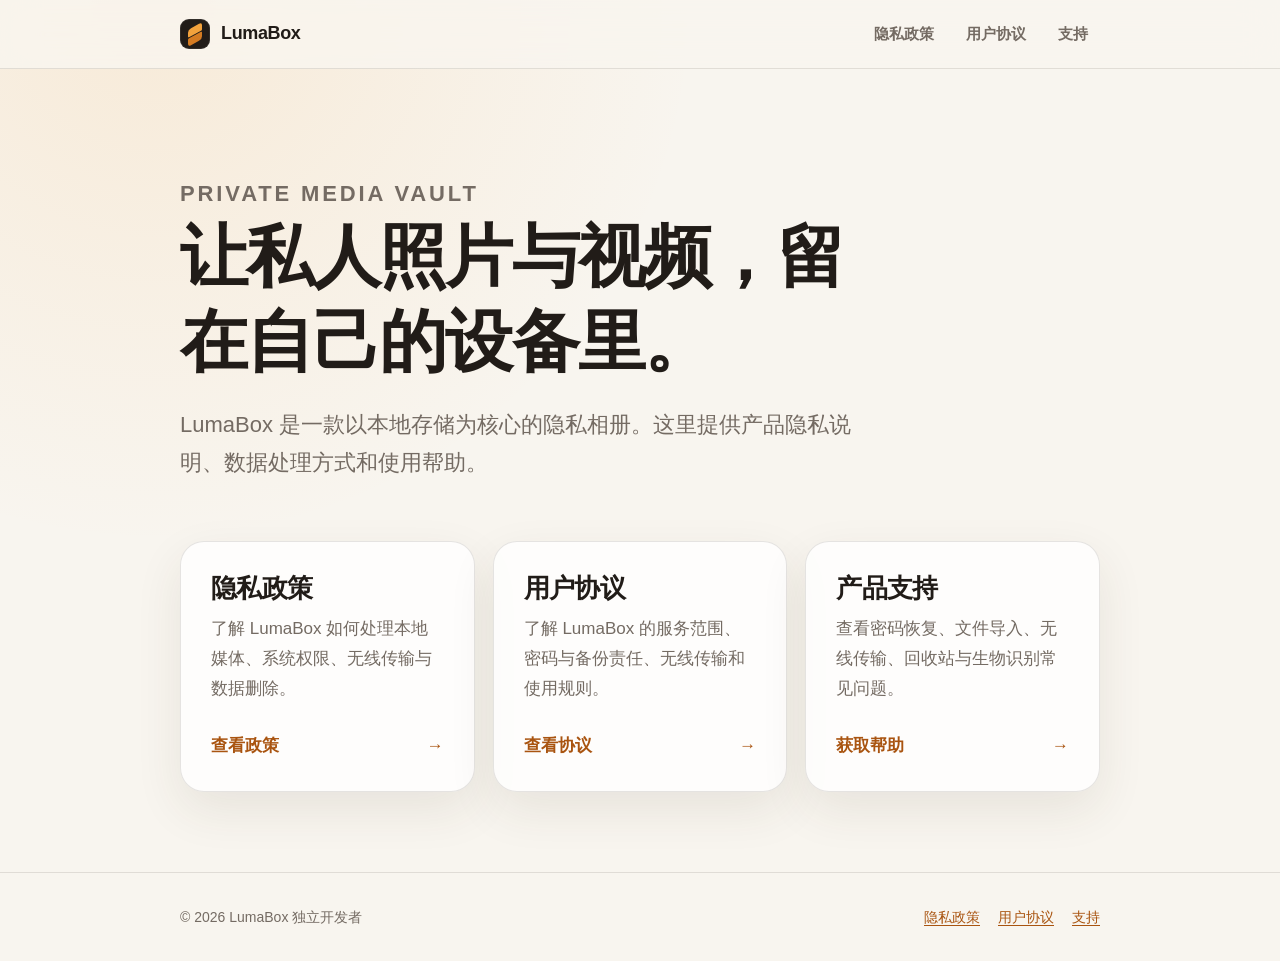
<file: index.html>
<!doctype html>
<html lang="zh-CN">
<head>
  <meta charset="utf-8">
  <meta name="viewport" content="width=device-width, initial-scale=1">
  <meta name="description" content="LumaBox 官方信息页面，提供隐私政策、用户协议和产品支持。">
  <meta name="theme-color" media="(prefers-color-scheme: light)" content="#f8f5ef">
  <meta name="theme-color" media="(prefers-color-scheme: dark)" content="#171411">
  <link rel="icon" href="data:image/svg+xml,%3Csvg xmlns='http://www.w3.org/2000/svg' viewBox='0 0 64 64'%3E%3Crect width='64' height='64' rx='16' fill='%23211c18'/%3E%3Cpath d='M15 25 32 15l17 10-17 10z' fill='%23f2a23c'/%3E%3Cpath d='m15 25 17 10v17L15 42z' fill='%23d77a22'/%3E%3Cpath d='m49 25-17 10v17l17-10z' fill='%23f7bd68'/%3E%3C/svg%3E">
  <link rel="stylesheet" href="assets/style.css">
  <title>LumaBox｜本地隐私相册</title>
</head>
<body>
<header class="site-header">
  <nav class="nav" aria-label="主导航">
    <a class="brand" href="" aria-label="LumaBox 首页">
      <span class="brand-mark" aria-hidden="true"></span>
      <span>LumaBox</span>
    </a>
    <div class="nav-links">
      <a href="privacy/">隐私政策</a>
      <a href="terms/">用户协议</a>
      <a href="support/">支持</a>
    </div>
  </nav>
</header>
<main>
  <section class="hero">
    <p class="eyebrow">Private media vault</p>
    <h1>让私人照片与视频，留在自己的设备里。</h1>
    <p>LumaBox 是一款以本地存储为核心的隐私相册。这里提供产品隐私说明、数据处理方式和使用帮助。</p>
  </section>
  <section class="link-grid" aria-label="信息入口">
    <a class="link-card" href="privacy/">
      <div>
        <h2>隐私政策</h2>
        <p>了解 LumaBox 如何处理本地媒体、系统权限、无线传输与数据删除。</p>
      </div>
      <span class="card-action">查看政策 <span aria-hidden="true">→</span></span>
    </a>
    <a class="link-card" href="terms/">
      <div>
        <h2>用户协议</h2>
        <p>了解 LumaBox 的服务范围、密码与备份责任、无线传输和使用规则。</p>
      </div>
      <span class="card-action">查看协议 <span aria-hidden="true">→</span></span>
    </a>
    <a class="link-card" href="support/">
      <div>
        <h2>产品支持</h2>
        <p>查看密码恢复、文件导入、无线传输、回收站与生物识别常见问题。</p>
      </div>
      <span class="card-action">获取帮助 <span aria-hidden="true">→</span></span>
    </a>
  </section>
</main>
<footer class="site-footer">
  <div class="footer-inner">
    <span>© 2026 LumaBox 独立开发者</span>
    <div class="footer-links">
      <a href="privacy/">隐私政策</a>
      <a href="terms/">用户协议</a>
      <a href="support/">支持</a>
    </div>
  </div>
</footer>
</body>
</html>
</file>
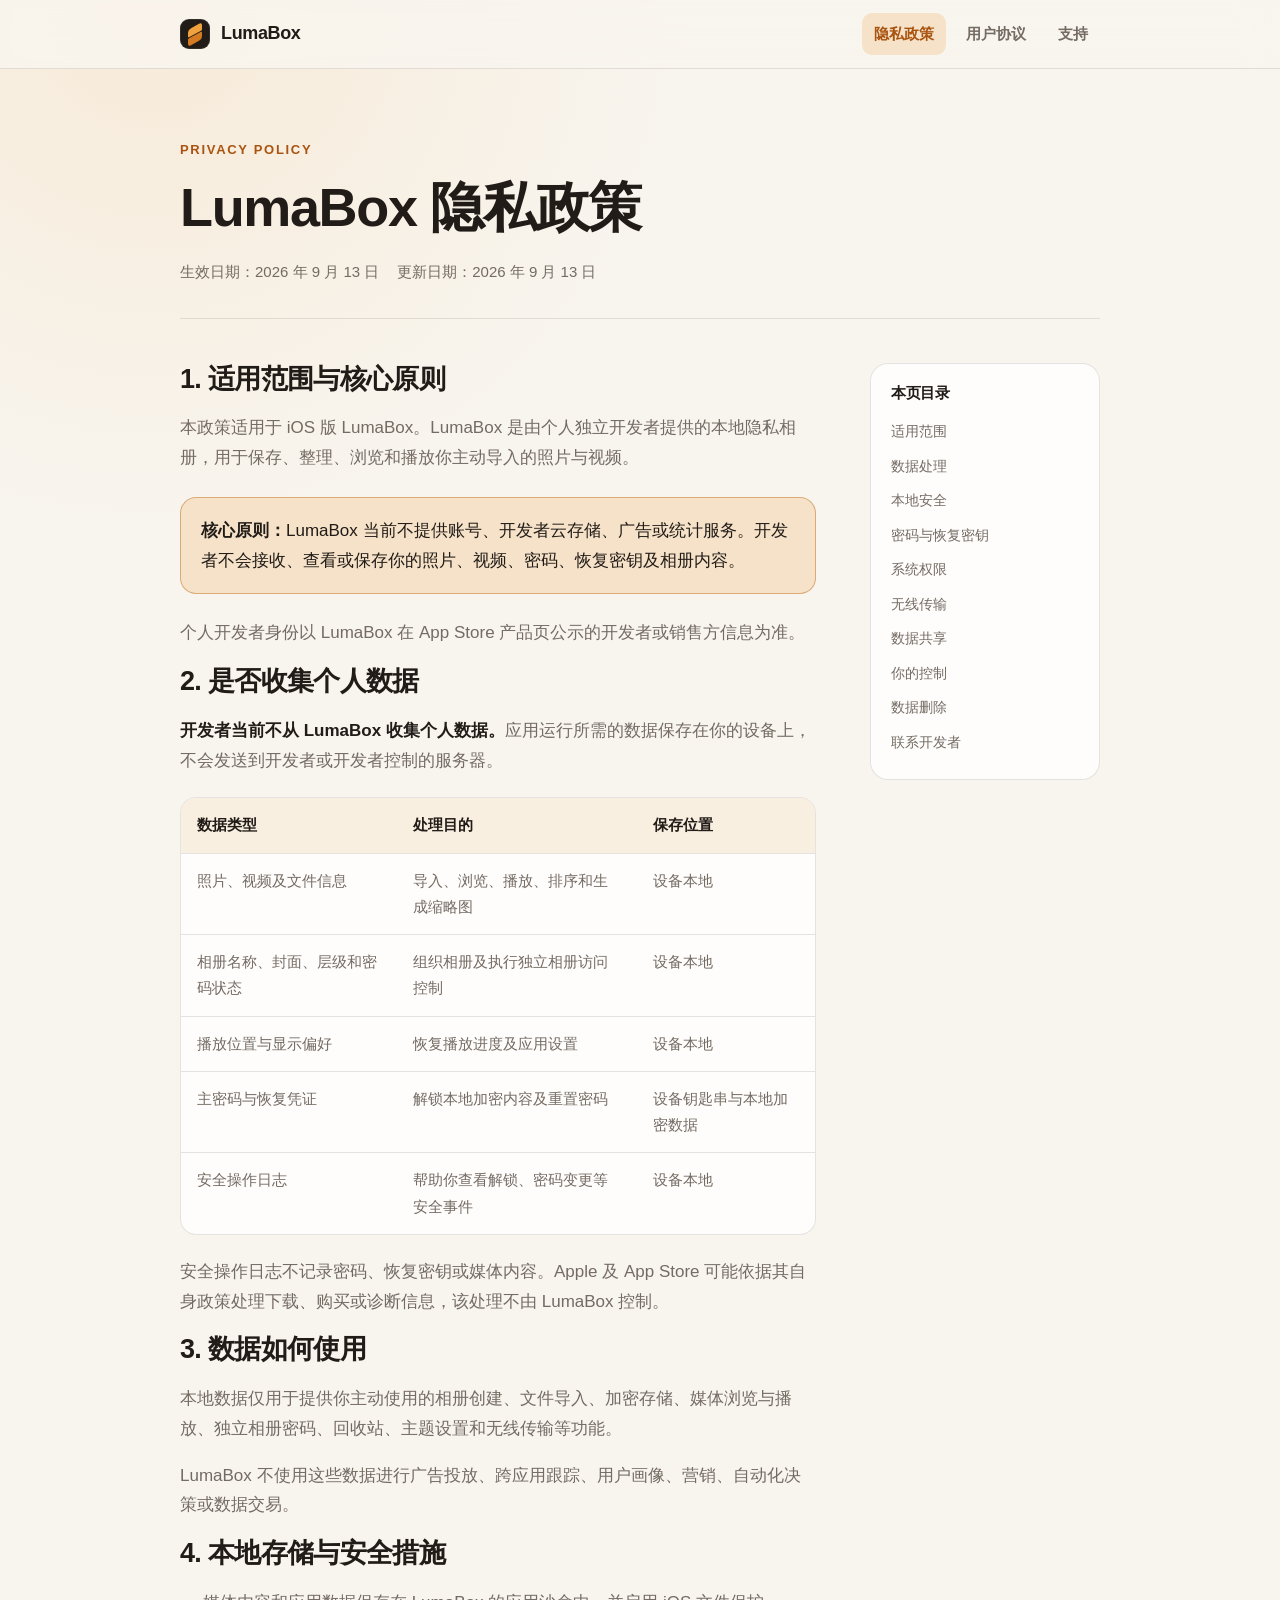
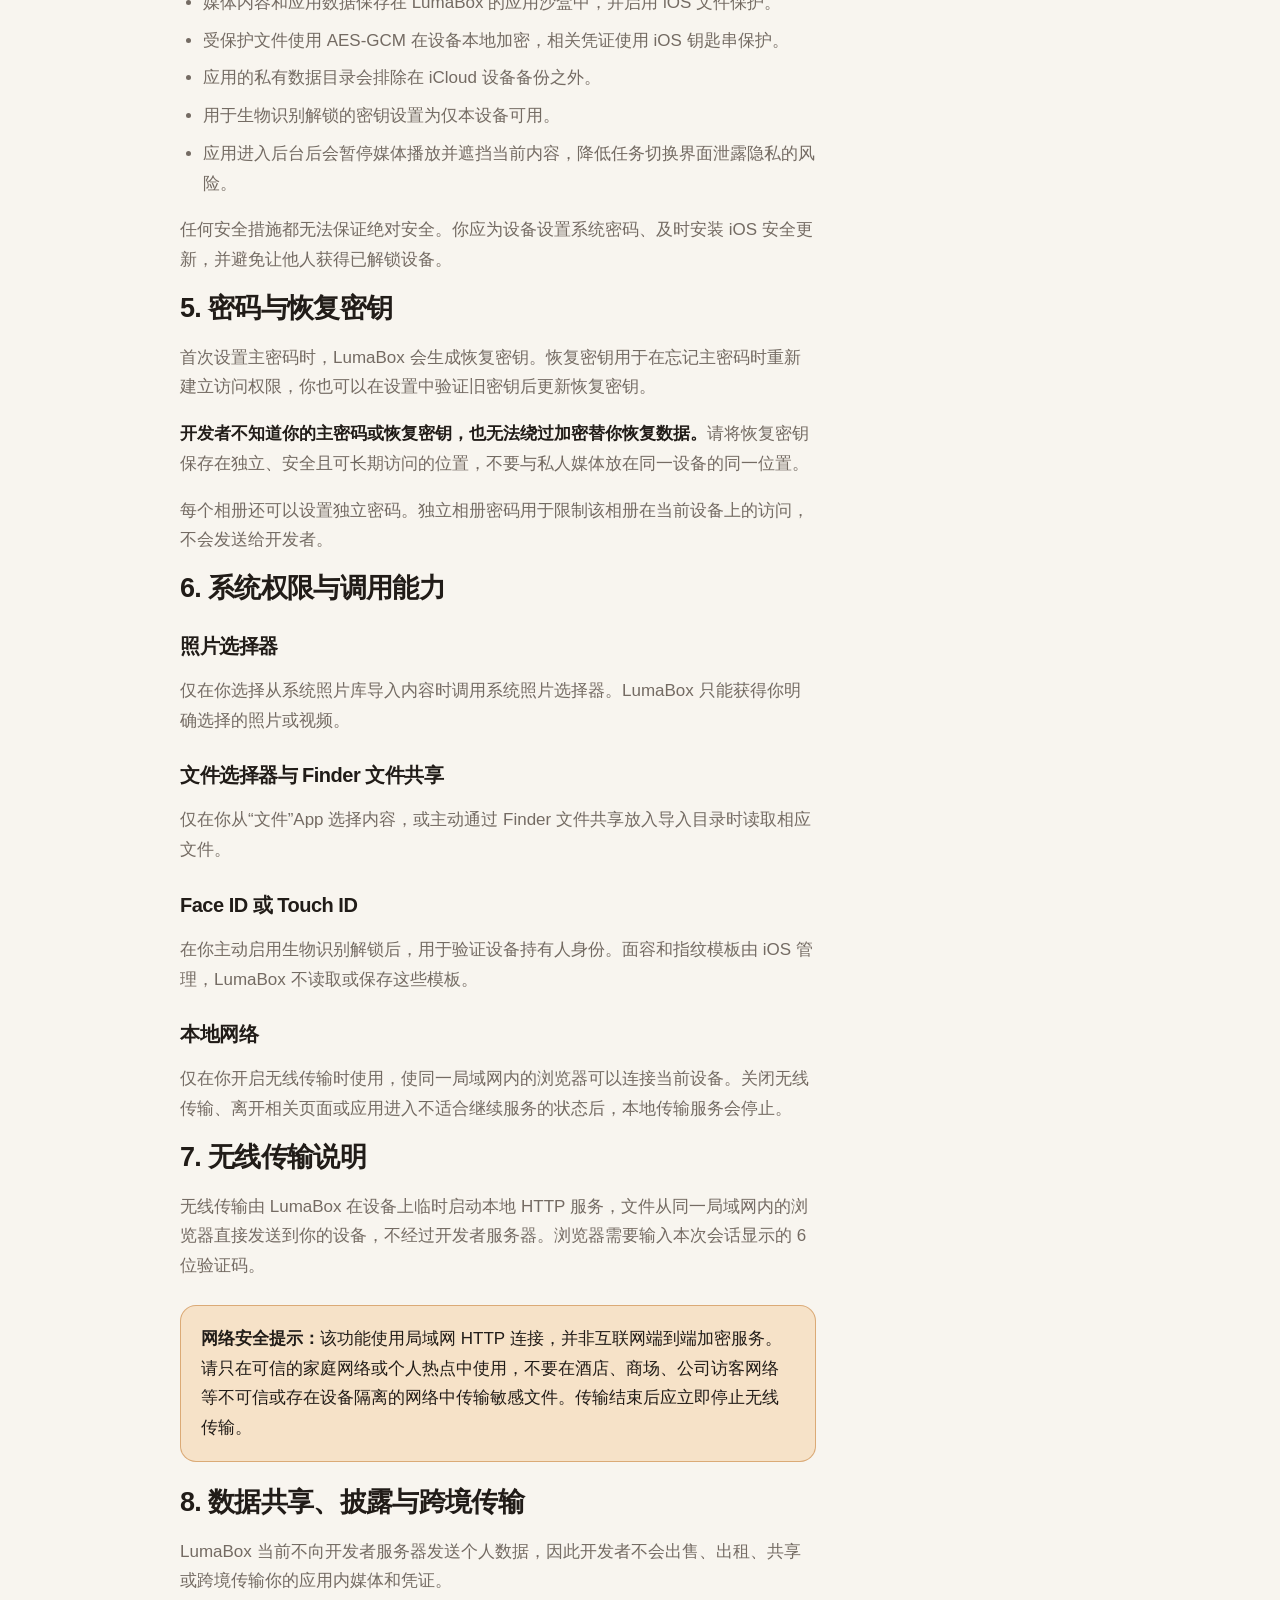
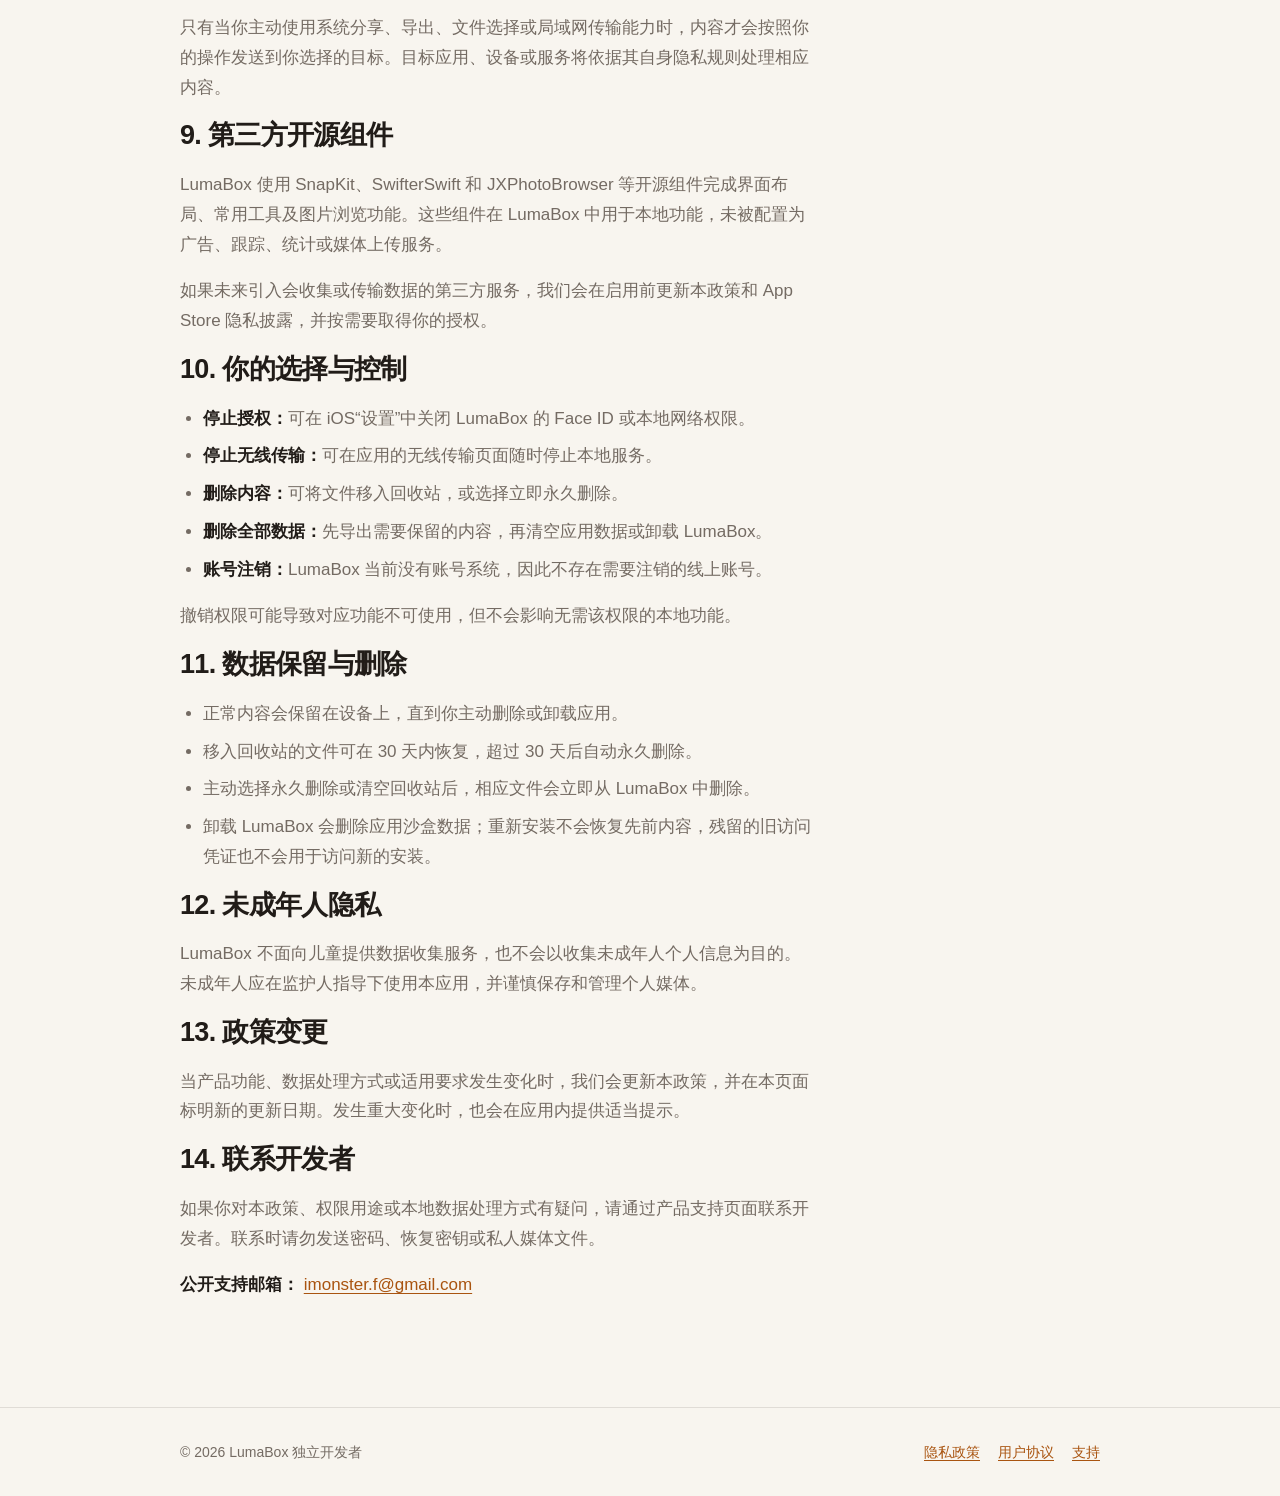
<file: privacy/index.html>
<!doctype html>
<html lang="zh-CN">
<head>
  <meta charset="utf-8">
  <meta name="viewport" content="width=device-width, initial-scale=1">
  <meta name="description" content="LumaBox 隐私政策：说明媒体文件、本地加密、系统权限、局域网传输、第三方组件及数据删除方式。">
  <meta name="theme-color" media="(prefers-color-scheme: light)" content="#f8f5ef">
  <meta name="theme-color" media="(prefers-color-scheme: dark)" content="#171411">
  <link rel="icon" href="data:image/svg+xml,%3Csvg xmlns='http://www.w3.org/2000/svg' viewBox='0 0 64 64'%3E%3Crect width='64' height='64' rx='16' fill='%23211c18'/%3E%3Cpath d='M15 25 32 15l17 10-17 10z' fill='%23f2a23c'/%3E%3Cpath d='m15 25 17 10v17L15 42z' fill='%23d77a22'/%3E%3Cpath d='m49 25-17 10v17l17-10z' fill='%23f7bd68'/%3E%3C/svg%3E">
  <link rel="stylesheet" href="../assets/style.css">
  <title>LumaBox 隐私政策</title>
</head>
<body>
<header class="site-header">
  <nav class="nav" aria-label="主导航">
    <a class="brand" href="../" aria-label="LumaBox 首页">
      <span class="brand-mark" aria-hidden="true"></span>
      <span>LumaBox</span>
    </a>
    <div class="nav-links">
      <a href="../privacy/" aria-current="page">隐私政策</a>
      <a href="../terms/">用户协议</a>
      <a href="../support/">支持</a>
    </div>
  </nav>
</header>
<main>
  <header class="document-header">
    <p class="eyebrow">Privacy policy</p>
    <h1>LumaBox 隐私政策</h1>
    <div class="document-meta">
      <span>生效日期：2026 年 9 月 13 日</span>
      <span>更新日期：2026 年 9 月 13 日</span>
    </div>
  </header>
  <div class="document">
    <article>
      <section id="overview">
        <h2>1. 适用范围与核心原则</h2>
        <p>本政策适用于 iOS 版 LumaBox。LumaBox 是由个人独立开发者提供的本地隐私相册，用于保存、整理、浏览和播放你主动导入的照片与视频。</p>
        <p class="note"><strong>核心原则：</strong>LumaBox 当前不提供账号、开发者云存储、广告或统计服务。开发者不会接收、查看或保存你的照片、视频、密码、恢复密钥及相册内容。</p>
        <p>个人开发者身份以 LumaBox 在 App Store 产品页公示的开发者或销售方信息为准。</p>
      </section>

      <section id="collection">
        <h2>2. 是否收集个人数据</h2>
        <p><strong>开发者当前不从 LumaBox 收集个人数据。</strong>应用运行所需的数据保存在你的设备上，不会发送到开发者或开发者控制的服务器。</p>
        <div class="table-wrap" role="region" aria-label="本地处理的数据类型" tabindex="0">
          <table class="data-table">
            <thead>
              <tr><th>数据类型</th><th>处理目的</th><th>保存位置</th></tr>
            </thead>
            <tbody>
              <tr><td>照片、视频及文件信息</td><td>导入、浏览、播放、排序和生成缩略图</td><td>设备本地</td></tr>
              <tr><td>相册名称、封面、层级和密码状态</td><td>组织相册及执行独立相册访问控制</td><td>设备本地</td></tr>
              <tr><td>播放位置与显示偏好</td><td>恢复播放进度及应用设置</td><td>设备本地</td></tr>
              <tr><td>主密码与恢复凭证</td><td>解锁本地加密内容及重置密码</td><td>设备钥匙串与本地加密数据</td></tr>
              <tr><td>安全操作日志</td><td>帮助你查看解锁、密码变更等安全事件</td><td>设备本地</td></tr>
            </tbody>
          </table>
        </div>
        <p>安全操作日志不记录密码、恢复密钥或媒体内容。Apple 及 App Store 可能依据其自身政策处理下载、购买或诊断信息，该处理不由 LumaBox 控制。</p>
      </section>

      <section id="usage">
        <h2>3. 数据如何使用</h2>
        <p>本地数据仅用于提供你主动使用的相册创建、文件导入、加密存储、媒体浏览与播放、独立相册密码、回收站、主题设置和无线传输等功能。</p>
        <p>LumaBox 不使用这些数据进行广告投放、跨应用跟踪、用户画像、营销、自动化决策或数据交易。</p>
      </section>

      <section id="storage">
        <h2>4. 本地存储与安全措施</h2>
        <ul>
          <li>媒体内容和应用数据保存在 LumaBox 的应用沙盒中，并启用 iOS 文件保护。</li>
          <li>受保护文件使用 AES-GCM 在设备本地加密，相关凭证使用 iOS 钥匙串保护。</li>
          <li>应用的私有数据目录会排除在 iCloud 设备备份之外。</li>
          <li>用于生物识别解锁的密钥设置为仅本设备可用。</li>
          <li>应用进入后台后会暂停媒体播放并遮挡当前内容，降低任务切换界面泄露隐私的风险。</li>
        </ul>
        <p>任何安全措施都无法保证绝对安全。你应为设备设置系统密码、及时安装 iOS 安全更新，并避免让他人获得已解锁设备。</p>
      </section>

      <section id="credentials">
        <h2>5. 密码与恢复密钥</h2>
        <p>首次设置主密码时，LumaBox 会生成恢复密钥。恢复密钥用于在忘记主密码时重新建立访问权限，你也可以在设置中验证旧密钥后更新恢复密钥。</p>
        <p><strong>开发者不知道你的主密码或恢复密钥，也无法绕过加密替你恢复数据。</strong>请将恢复密钥保存在独立、安全且可长期访问的位置，不要与私人媒体放在同一设备的同一位置。</p>
        <p>每个相册还可以设置独立密码。独立相册密码用于限制该相册在当前设备上的访问，不会发送给开发者。</p>
      </section>

      <section id="permissions">
        <h2>6. 系统权限与调用能力</h2>
        <h3>照片选择器</h3>
        <p>仅在你选择从系统照片库导入内容时调用系统照片选择器。LumaBox 只能获得你明确选择的照片或视频。</p>
        <h3>文件选择器与 Finder 文件共享</h3>
        <p>仅在你从“文件”App 选择内容，或主动通过 Finder 文件共享放入导入目录时读取相应文件。</p>
        <h3>Face ID 或 Touch ID</h3>
        <p>在你主动启用生物识别解锁后，用于验证设备持有人身份。面容和指纹模板由 iOS 管理，LumaBox 不读取或保存这些模板。</p>
        <h3>本地网络</h3>
        <p>仅在你开启无线传输时使用，使同一局域网内的浏览器可以连接当前设备。关闭无线传输、离开相关页面或应用进入不适合继续服务的状态后，本地传输服务会停止。</p>
      </section>

      <section id="wifi">
        <h2>7. 无线传输说明</h2>
        <p>无线传输由 LumaBox 在设备上临时启动本地 HTTP 服务，文件从同一局域网内的浏览器直接发送到你的设备，不经过开发者服务器。浏览器需要输入本次会话显示的 6 位验证码。</p>
        <p class="note"><strong>网络安全提示：</strong>该功能使用局域网 HTTP 连接，并非互联网端到端加密服务。请只在可信的家庭网络或个人热点中使用，不要在酒店、商场、公司访客网络等不可信或存在设备隔离的网络中传输敏感文件。传输结束后应立即停止无线传输。</p>
      </section>

      <section id="sharing">
        <h2>8. 数据共享、披露与跨境传输</h2>
        <p>LumaBox 当前不向开发者服务器发送个人数据，因此开发者不会出售、出租、共享或跨境传输你的应用内媒体和凭证。</p>
        <p>只有当你主动使用系统分享、导出、文件选择或局域网传输能力时，内容才会按照你的操作发送到你选择的目标。目标应用、设备或服务将依据其自身隐私规则处理相应内容。</p>
      </section>

      <section id="third-party">
        <h2>9. 第三方开源组件</h2>
        <p>LumaBox 使用 SnapKit、SwifterSwift 和 JXPhotoBrowser 等开源组件完成界面布局、常用工具及图片浏览功能。这些组件在 LumaBox 中用于本地功能，未被配置为广告、跟踪、统计或媒体上传服务。</p>
        <p>如果未来引入会收集或传输数据的第三方服务，我们会在启用前更新本政策和 App Store 隐私披露，并按需要取得你的授权。</p>
      </section>

      <section id="choices">
        <h2>10. 你的选择与控制</h2>
        <ul>
          <li><strong>停止授权：</strong>可在 iOS“设置”中关闭 LumaBox 的 Face ID 或本地网络权限。</li>
          <li><strong>停止无线传输：</strong>可在应用的无线传输页面随时停止本地服务。</li>
          <li><strong>删除内容：</strong>可将文件移入回收站，或选择立即永久删除。</li>
          <li><strong>删除全部数据：</strong>先导出需要保留的内容，再清空应用数据或卸载 LumaBox。</li>
          <li><strong>账号注销：</strong>LumaBox 当前没有账号系统，因此不存在需要注销的线上账号。</li>
        </ul>
        <p>撤销权限可能导致对应功能不可使用，但不会影响无需该权限的本地功能。</p>
      </section>

      <section id="retention">
        <h2>11. 数据保留与删除</h2>
        <ul>
          <li>正常内容会保留在设备上，直到你主动删除或卸载应用。</li>
          <li>移入回收站的文件可在 30 天内恢复，超过 30 天后自动永久删除。</li>
          <li>主动选择永久删除或清空回收站后，相应文件会立即从 LumaBox 中删除。</li>
          <li>卸载 LumaBox 会删除应用沙盒数据；重新安装不会恢复先前内容，残留的旧访问凭证也不会用于访问新的安装。</li>
        </ul>
      </section>

      <section id="children">
        <h2>12. 未成年人隐私</h2>
        <p>LumaBox 不面向儿童提供数据收集服务，也不会以收集未成年人个人信息为目的。未成年人应在监护人指导下使用本应用，并谨慎保存和管理个人媒体。</p>
      </section>

      <section id="changes">
        <h2>13. 政策变更</h2>
        <p>当产品功能、数据处理方式或适用要求发生变化时，我们会更新本政策，并在本页面标明新的更新日期。发生重大变化时，也会在应用内提供适当提示。</p>
      </section>

      <section id="contact">
        <h2>14. 联系开发者</h2>
        <p>如果你对本政策、权限用途或本地数据处理方式有疑问，请通过产品支持页面联系开发者。联系时请勿发送密码、恢复密钥或私人媒体文件。</p>
        <p><strong>公开支持邮箱：</strong> <a href="mailto:imonster.f@gmail.com">imonster.f@gmail.com</a></p>
      </section>
    </article>

    <aside class="table-of-contents" aria-label="本页目录">
      <h2>本页目录</h2>
      <a href="#overview">适用范围</a>
      <a href="#collection">数据处理</a>
      <a href="#storage">本地安全</a>
      <a href="#credentials">密码与恢复密钥</a>
      <a href="#permissions">系统权限</a>
      <a href="#wifi">无线传输</a>
      <a href="#sharing">数据共享</a>
      <a href="#choices">你的控制</a>
      <a href="#retention">数据删除</a>
      <a href="#contact">联系开发者</a>
    </aside>
  </div>
</main>
<footer class="site-footer">
  <div class="footer-inner">
    <span>© 2026 LumaBox 独立开发者</span>
    <div class="footer-links">
      <a href="../privacy/">隐私政策</a>
      <a href="../terms/">用户协议</a>
      <a href="../support/">支持</a>
    </div>
  </div>
</footer>
</body>
</html>
</file>
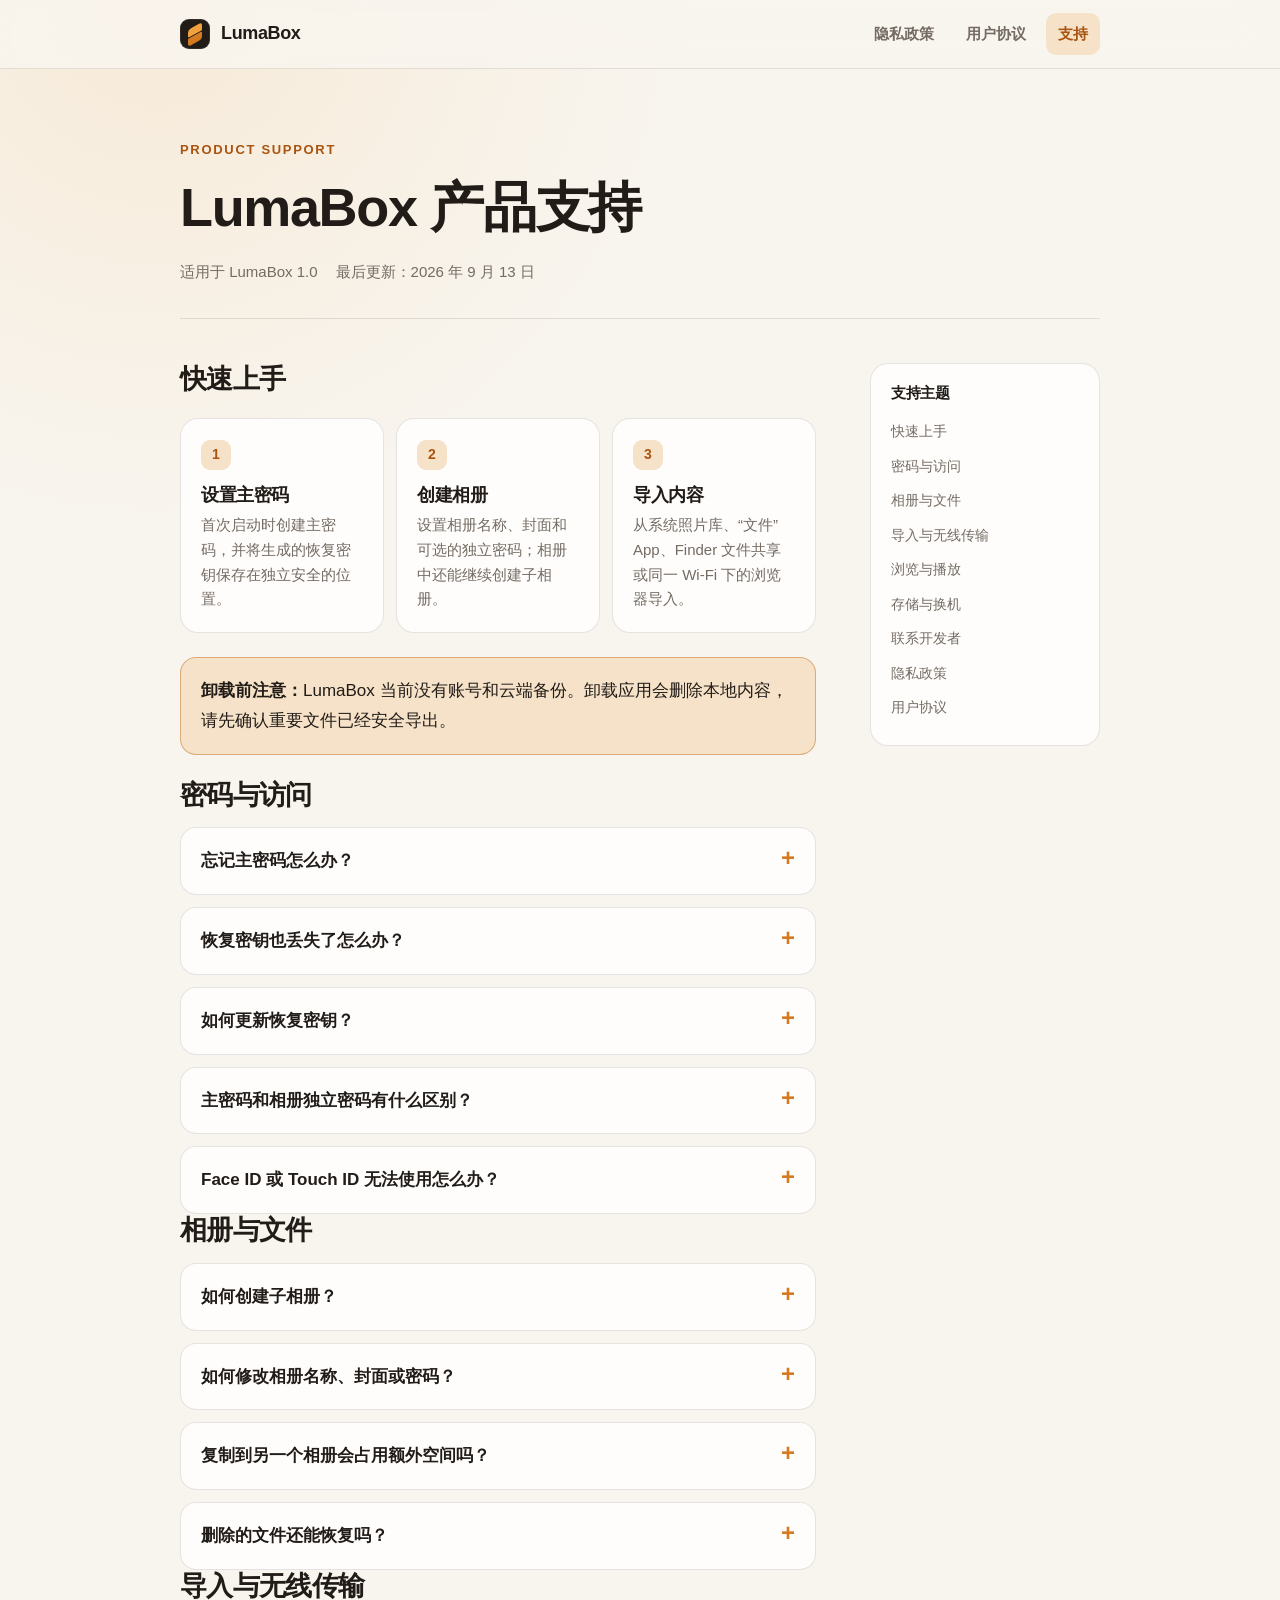
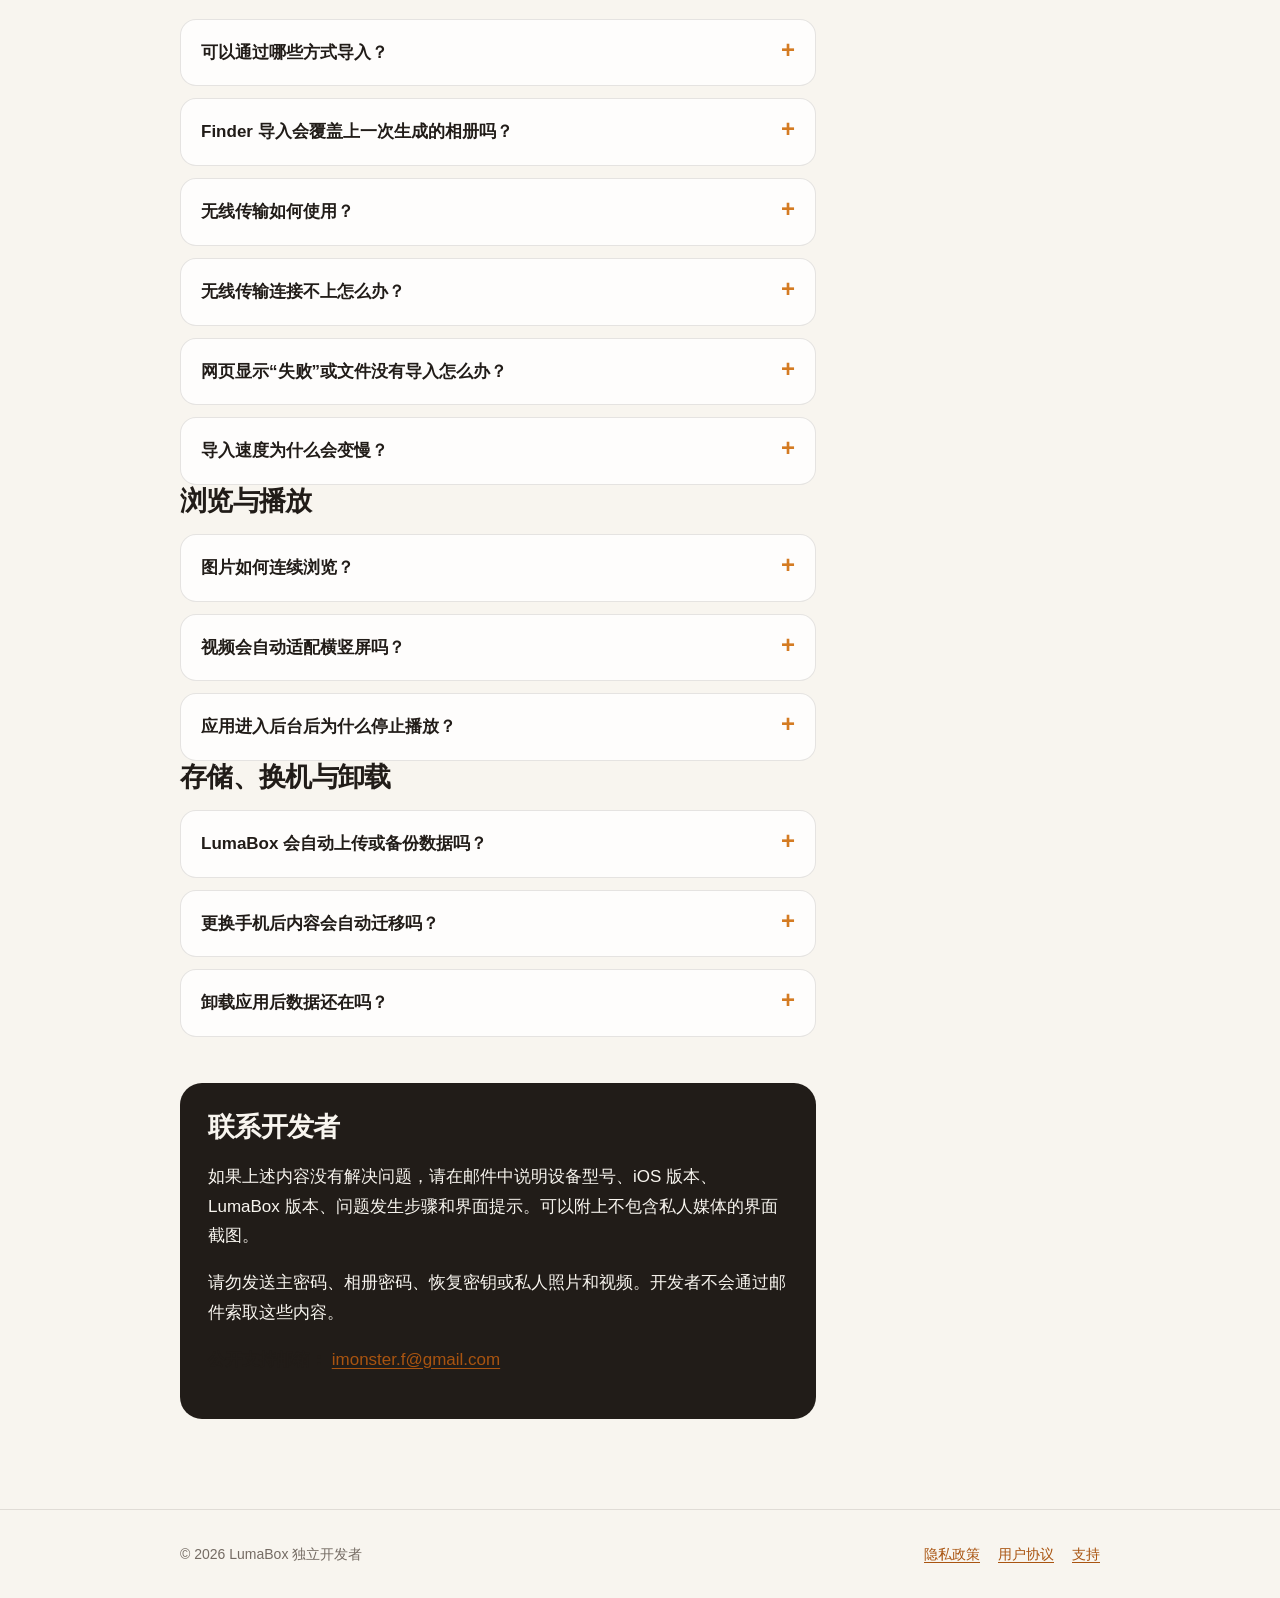
<file: support/index.html>
<!doctype html>
<html lang="zh-CN">
<head>
  <meta charset="utf-8">
  <meta name="viewport" content="width=device-width, initial-scale=1">
  <meta name="description" content="LumaBox 产品支持：快速上手、密码与恢复密钥、相册管理、文件导入、无线传输及数据删除帮助。">
  <meta name="theme-color" media="(prefers-color-scheme: light)" content="#f8f5ef">
  <meta name="theme-color" media="(prefers-color-scheme: dark)" content="#171411">
  <link rel="icon" href="data:image/svg+xml,%3Csvg xmlns='http://www.w3.org/2000/svg' viewBox='0 0 64 64'%3E%3Crect width='64' height='64' rx='16' fill='%23211c18'/%3E%3Cpath d='M15 25 32 15l17 10-17 10z' fill='%23f2a23c'/%3E%3Cpath d='m15 25 17 10v17L15 42z' fill='%23d77a22'/%3E%3Cpath d='m49 25-17 10v17l17-10z' fill='%23f7bd68'/%3E%3C/svg%3E">
  <link rel="stylesheet" href="../assets/style.css">
  <title>LumaBox 产品支持</title>
</head>
<body>
<header class="site-header">
  <nav class="nav" aria-label="主导航">
    <a class="brand" href="../" aria-label="LumaBox 首页">
      <span class="brand-mark" aria-hidden="true"></span>
      <span>LumaBox</span>
    </a>
    <div class="nav-links">
      <a href="../privacy/">隐私政策</a>
      <a href="../terms/">用户协议</a>
      <a href="../support/" aria-current="page">支持</a>
    </div>
  </nav>
</header>
<main>
  <header class="document-header">
    <p class="eyebrow">Product support</p>
    <h1>LumaBox 产品支持</h1>
    <div class="document-meta">
      <span>适用于 LumaBox 1.0</span>
      <span>最后更新：2026 年 9 月 13 日</span>
    </div>
  </header>
  <div class="document">
    <article>
      <section id="quick-start">
        <h2>快速上手</h2>
        <div class="quick-grid">
          <div class="quick-card">
            <span class="step-number">1</span>
            <h3>设置主密码</h3>
            <p>首次启动时创建主密码，并将生成的恢复密钥保存在独立安全的位置。</p>
          </div>
          <div class="quick-card">
            <span class="step-number">2</span>
            <h3>创建相册</h3>
            <p>设置相册名称、封面和可选的独立密码；相册中还能继续创建子相册。</p>
          </div>
          <div class="quick-card">
            <span class="step-number">3</span>
            <h3>导入内容</h3>
            <p>从系统照片库、“文件”App、Finder 文件共享或同一 Wi-Fi 下的浏览器导入。</p>
          </div>
        </div>
        <p class="note"><strong>卸载前注意：</strong>LumaBox 当前没有账号和云端备份。卸载应用会删除本地内容，请先确认重要文件已经安全导出。</p>
      </section>

      <section id="security">
        <h2>密码与访问</h2>
        <div class="faq-list">
          <details>
            <summary>忘记主密码怎么办？</summary>
            <p>在密码页面进入恢复流程，输入首次设置或最近一次更新时保存的恢复密钥，然后创建新的主密码。恢复密钥验证成功后才能完成重置。</p>
          </details>
          <details>
            <summary>恢复密钥也丢失了怎么办？</summary>
            <p>没有正确的主密码或有效恢复密钥时，受保护内容无法解密，开发者也无法替你恢复。请不要卸载应用或清除数据，先检查密码管理器、纸质备份和其他安全存放位置。</p>
          </details>
          <details>
            <summary>如何更新恢复密钥？</summary>
            <p>进入“设置”中的恢复密钥管理入口，先验证当前恢复密钥。保存并确认新的恢复密钥后，旧密钥会失效。</p>
          </details>
          <details>
            <summary>主密码和相册独立密码有什么区别？</summary>
            <p>主密码控制 LumaBox 整体访问；相册独立密码只保护指定相册。你可以在创建相册时设置独立密码，也可以在相册右上角菜单中设置、修改或移除。</p>
          </details>
          <details>
            <summary>Face ID 或 Touch ID 无法使用怎么办？</summary>
            <p>请在 iOS“设置”中确认已允许 LumaBox 使用 Face ID，并确认设备已录入可用的生物识别信息。设备重启、生物识别连续失败或系统要求验证时，需要先输入主密码。</p>
          </details>
        </div>
      </section>

      <section id="albums">
        <h2>相册与文件</h2>
        <div class="faq-list">
          <details>
            <summary>如何创建子相册？</summary>
            <p>进入一个相册后使用新增入口即可继续创建相册。子相册可单独设置名称、封面和密码，用于按文件夹层级整理内容。</p>
          </details>
          <details>
            <summary>如何修改相册名称、封面或密码？</summary>
            <p>打开相册右上角菜单，选择对应的编辑操作。封面可以使用内置样式或相册内的图片；锁定相册需要验证后才能修改敏感设置。</p>
          </details>
          <details>
            <summary>复制到另一个相册会占用额外空间吗？</summary>
            <p>会。复制会创建一份独立文件，两份内容分别占用存储空间，之后删除其中一份不会影响另一份。</p>
          </details>
          <details>
            <summary>删除的文件还能恢复吗？</summary>
            <p>移入回收站的文件可在 30 天内恢复。超过 30 天、主动选择永久删除或清空回收站后，文件无法从 LumaBox 中恢复。</p>
          </details>
        </div>
      </section>

      <section id="import">
        <h2>导入与无线传输</h2>
        <div class="faq-list">
          <details>
            <summary>可以通过哪些方式导入？</summary>
            <ul>
              <li>从系统照片库选择照片和视频。</li>
              <li>从“文件”App 选择媒体文件。</li>
              <li>通过 Mac Finder 文件共享，把文件或文件夹放入 LumaBox 的导入目录，再到应用设置中处理。</li>
              <li>在设置中开启无线传输，从同一 Wi-Fi 下的电脑浏览器上传。</li>
            </ul>
          </details>
          <details>
            <summary>Finder 导入会覆盖上一次生成的相册吗？</summary>
            <p>不会。每次处理导入目录时，LumaBox 会保留已生成的内容，并为新的导入结果创建独立目标，避免覆盖之前的相册。</p>
          </details>
          <details>
            <summary>无线传输如何使用？</summary>
            <ol>
              <li>让手机和电脑连接同一个可信 Wi-Fi。</li>
              <li>在 LumaBox“设置”中进入无线传输并选择目标相册。</li>
              <li>启动服务，在电脑浏览器打开手机显示的地址。</li>
              <li>输入 6 位验证码，选择文件并开始传输。</li>
              <li>确认文件显示“已完成”后，在手机上停止无线传输。</li>
            </ol>
          </details>
          <details>
            <summary>无线传输连接不上怎么办？</summary>
            <ul>
              <li>确认两台设备连接同一个 Wi-Fi，并允许 LumaBox 访问本地网络。</li>
              <li>保持 LumaBox 停留在无线传输页面，避免手机锁屏或切到后台。</li>
              <li>重新确认浏览器地址、端口和本次会话的 6 位验证码。</li>
              <li>关闭 VPN 或代理后重试；公司、酒店和访客网络可能会隔离设备。</li>
              <li>仍无法连接时，改用可信的家庭网络或手机个人热点。</li>
            </ul>
          </details>
          <details>
            <summary>网页显示“失败”或文件没有导入怎么办？</summary>
            <p>确认手机剩余空间充足、文件未损坏且格式可由 iOS 读取，然后单独重试失败文件。传输过程中不要锁屏、离开页面或切换网络。文件名重复不会代表内容已覆盖，LumaBox 会为导入文件生成独立存储记录。</p>
          </details>
          <details>
            <summary>导入速度为什么会变慢？</summary>
            <p>导入需要复制文件、读取媒体信息、生成缩略图并写入加密存储。大视频、一次导入大量文件、设备温度较高、可用空间不足或 Wi-Fi 信号较差都会增加耗时。建议分批导入，并保持应用在前台。</p>
          </details>
        </div>
      </section>

      <section id="playback">
        <h2>浏览与播放</h2>
        <div class="faq-list">
          <details>
            <summary>图片如何连续浏览？</summary>
            <p>在相册中点击任意图片进入全屏浏览，左右滑动可以查看当前相册中的其他图片。</p>
          </details>
          <details>
            <summary>视频会自动适配横竖屏吗？</summary>
            <p>播放器会根据视频画面方向选择合适的展示方式。你也可以在播放设置中调整进度记忆、控制栏自动隐藏、拖动预览、手势和长按倍速等行为。</p>
          </details>
          <details>
            <summary>应用进入后台后为什么停止播放？</summary>
            <p>这是隐私保护行为。LumaBox 进入后台时会暂停视频，并遮挡任务切换界面中的私人内容；返回应用并完成必要验证后可继续使用。</p>
          </details>
        </div>
      </section>

      <section id="device">
        <h2>存储、换机与卸载</h2>
        <div class="faq-list">
          <details>
            <summary>LumaBox 会自动上传或备份数据吗？</summary>
            <p>不会。当前版本没有账号和开发者云服务，私有数据目录也不会进入 iCloud 设备备份。请自行保留需要长期保存的原始文件或导出副本。</p>
          </details>
          <details>
            <summary>更换手机后内容会自动迁移吗？</summary>
            <p>当前版本不提供云端同步或自动迁移。换机前请先将需要保留的内容导出到你控制的安全位置，再在新设备上重新导入。</p>
          </details>
          <details>
            <summary>卸载应用后数据还在吗？</summary>
            <p>不在。卸载 LumaBox 会删除应用沙盒中的相册、媒体和本地设置。重新安装不会恢复先前内容，开发者服务器也没有可供恢复的副本。</p>
          </details>
        </div>
      </section>

      <section id="contact" class="contact-card">
        <h2>联系开发者</h2>
        <p>如果上述内容没有解决问题，请在邮件中说明设备型号、iOS 版本、LumaBox 版本、问题发生步骤和界面提示。可以附上不包含私人媒体的界面截图。</p>
        <p>请勿发送主密码、相册密码、恢复密钥或私人照片和视频。开发者不会通过邮件索取这些内容。</p>
        <p><strong>公开支持邮箱：</strong> <a href="mailto:imonster.f@gmail.com">imonster.f@gmail.com</a></p>
      </section>
    </article>

    <aside class="table-of-contents" aria-label="本页目录">
      <h2>支持主题</h2>
      <a href="#quick-start">快速上手</a>
      <a href="#security">密码与访问</a>
      <a href="#albums">相册与文件</a>
      <a href="#import">导入与无线传输</a>
      <a href="#playback">浏览与播放</a>
      <a href="#device">存储与换机</a>
      <a href="#contact">联系开发者</a>
      <a href="../privacy/">隐私政策</a>
      <a href="../terms/">用户协议</a>
    </aside>
  </div>
</main>
<footer class="site-footer">
  <div class="footer-inner">
    <span>© 2026 LumaBox 独立开发者</span>
    <div class="footer-links">
      <a href="../privacy/">隐私政策</a>
      <a href="../terms/">用户协议</a>
      <a href="../support/">支持</a>
    </div>
  </div>
</footer>
</body>
</html>
</file>
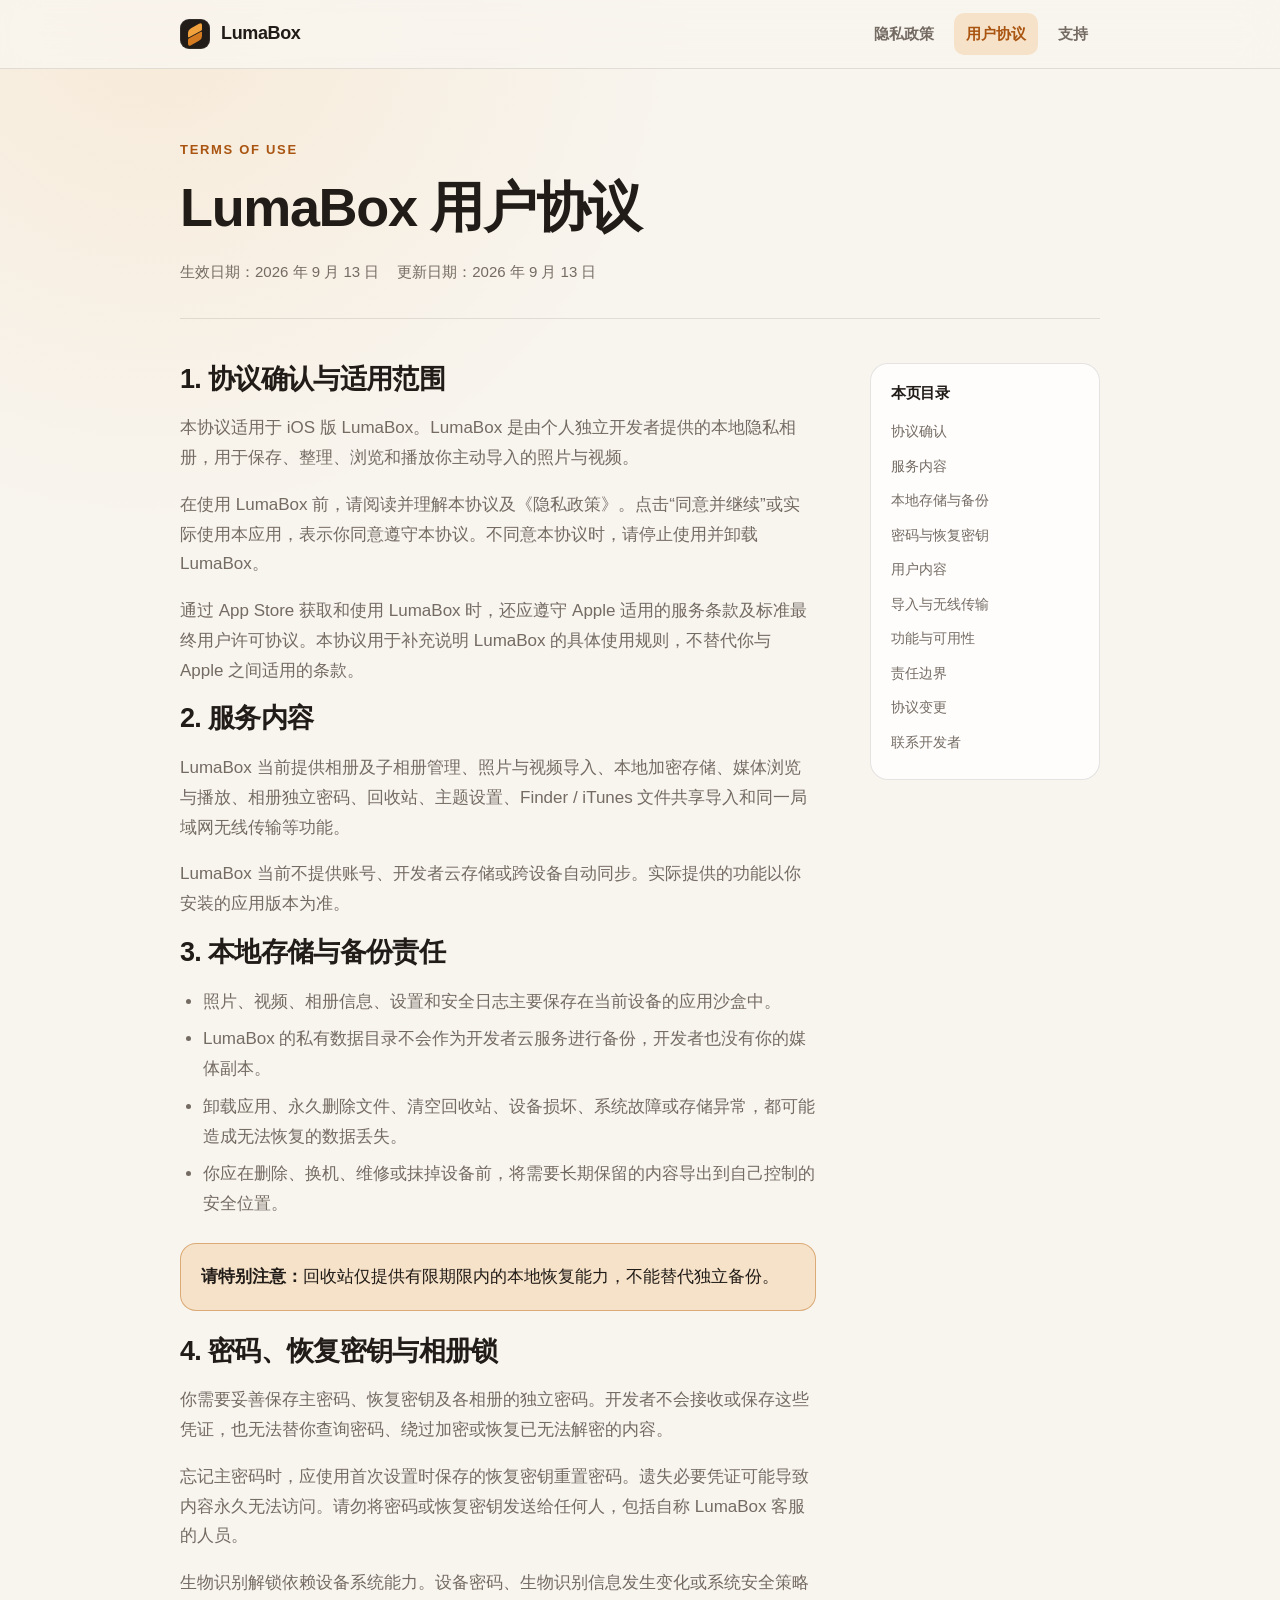
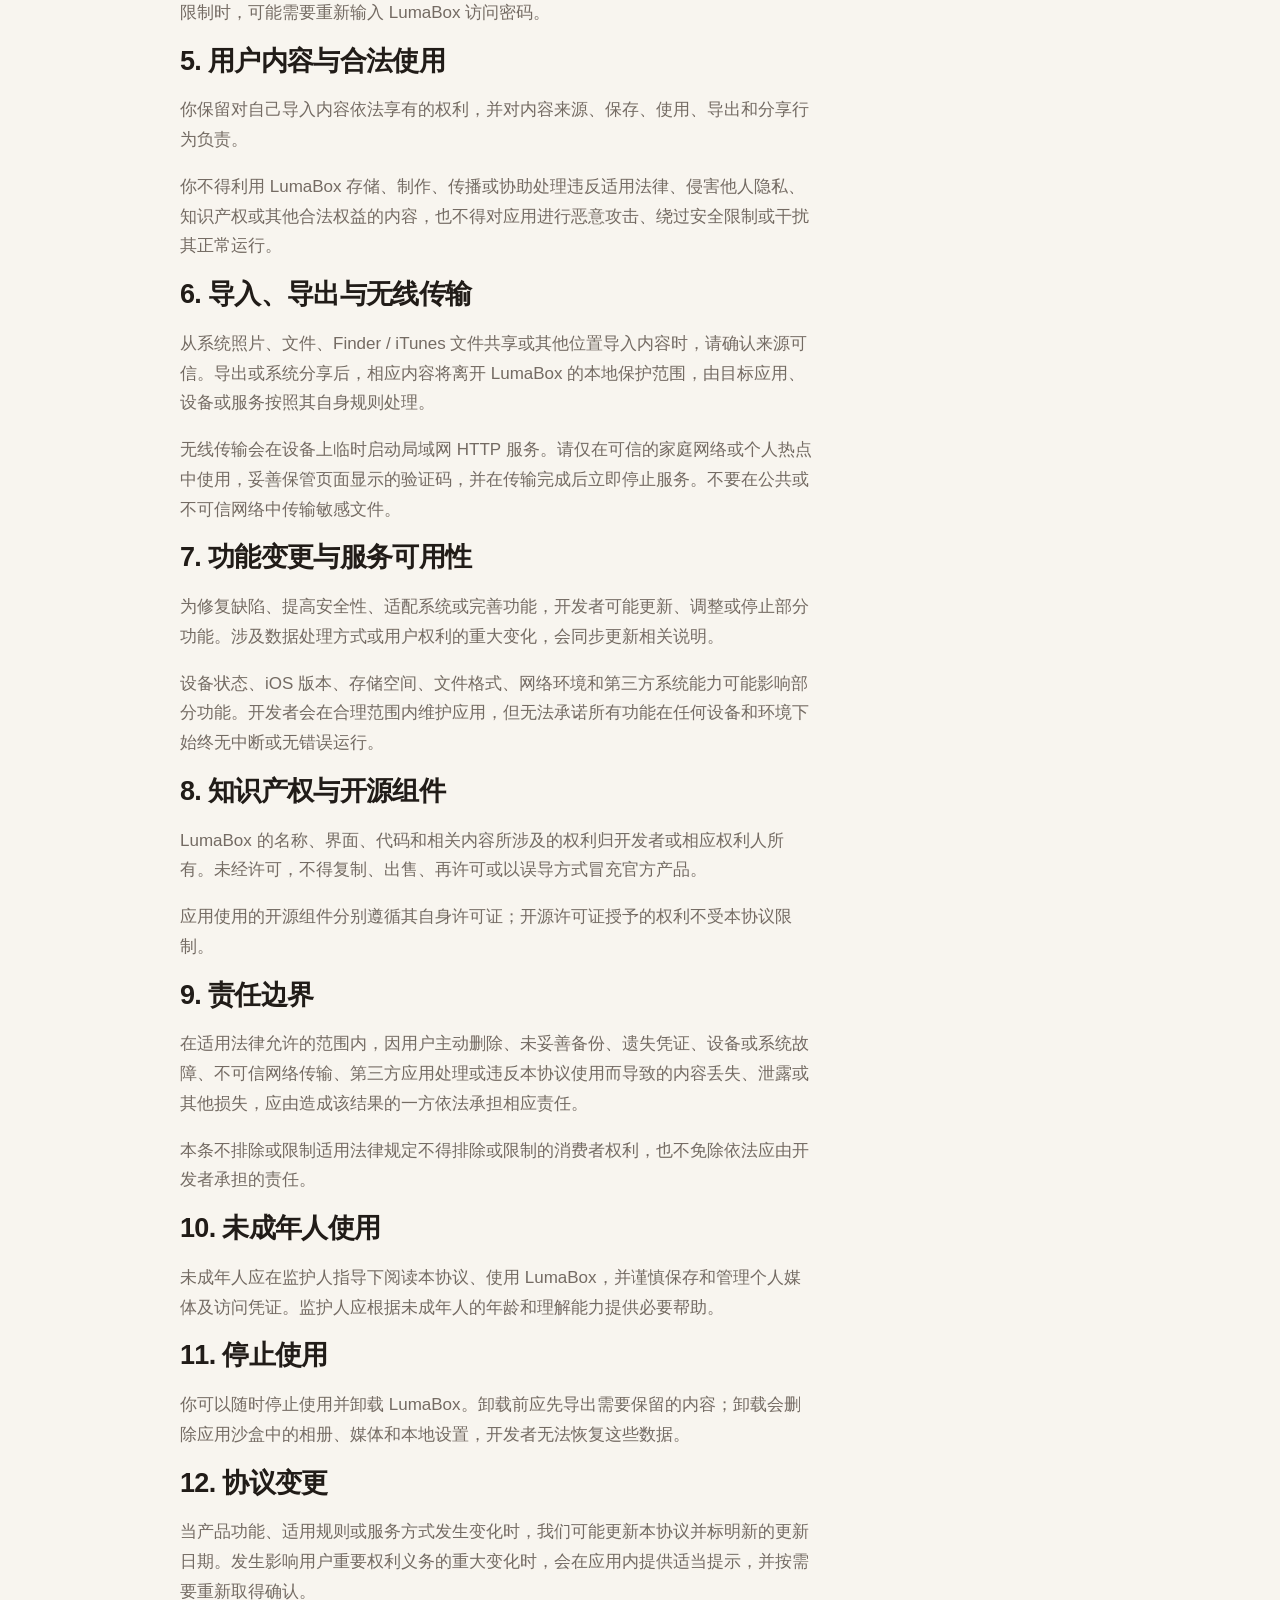
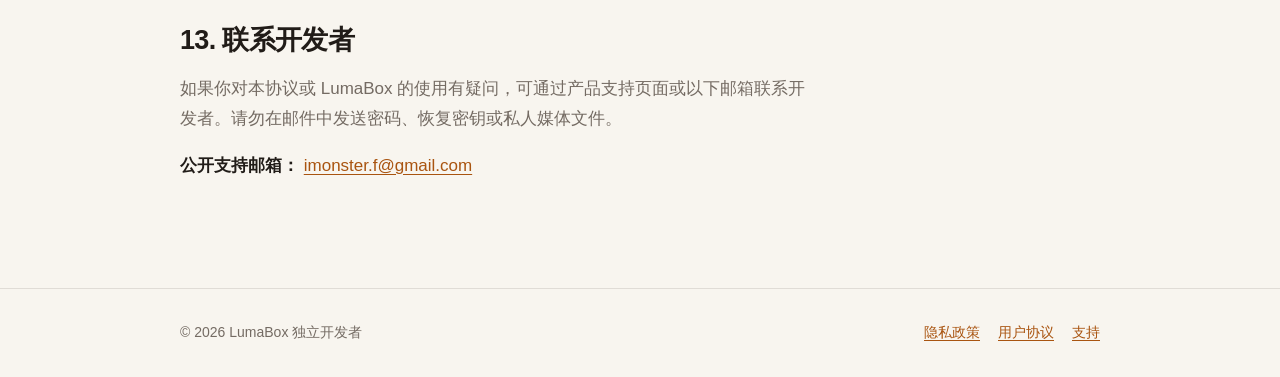
<file: terms/index.html>
<!doctype html>
<html lang="zh-CN">
<head>
  <meta charset="utf-8">
  <meta name="viewport" content="width=device-width, initial-scale=1">
  <meta name="description" content="LumaBox 用户协议：说明本地隐私相册的服务范围、用户责任、密码与恢复密钥、无线传输及数据丢失风险。">
  <meta name="theme-color" media="(prefers-color-scheme: light)" content="#f8f5ef">
  <meta name="theme-color" media="(prefers-color-scheme: dark)" content="#171411">
  <link rel="icon" href="data:image/svg+xml,%3Csvg xmlns='http://www.w3.org/2000/svg' viewBox='0 0 64 64'%3E%3Crect width='64' height='64' rx='16' fill='%23211c18'/%3E%3Cpath d='M15 25 32 15l17 10-17 10z' fill='%23f2a23c'/%3E%3Cpath d='m15 25 17 10v17L15 42z' fill='%23d77a22'/%3E%3Cpath d='m49 25-17 10v17l17-10z' fill='%23f7bd68'/%3E%3C/svg%3E">
  <link rel="stylesheet" href="../assets/style.css">
  <title>LumaBox 用户协议</title>
</head>
<body>
<header class="site-header">
  <nav class="nav" aria-label="主导航">
    <a class="brand" href="../" aria-label="LumaBox 首页">
      <span class="brand-mark" aria-hidden="true"></span>
      <span>LumaBox</span>
    </a>
    <div class="nav-links">
      <a href="../privacy/">隐私政策</a>
      <a href="../terms/" aria-current="page">用户协议</a>
      <a href="../support/">支持</a>
    </div>
  </nav>
</header>
<main>
  <header class="document-header">
    <p class="eyebrow">Terms of use</p>
    <h1>LumaBox 用户协议</h1>
    <div class="document-meta">
      <span>生效日期：2026 年 9 月 13 日</span>
      <span>更新日期：2026 年 9 月 13 日</span>
    </div>
  </header>
  <div class="document">
    <article>
      <section id="acceptance">
        <h2>1. 协议确认与适用范围</h2>
        <p>本协议适用于 iOS 版 LumaBox。LumaBox 是由个人独立开发者提供的本地隐私相册，用于保存、整理、浏览和播放你主动导入的照片与视频。</p>
        <p>在使用 LumaBox 前，请阅读并理解本协议及《隐私政策》。点击“同意并继续”或实际使用本应用，表示你同意遵守本协议。不同意本协议时，请停止使用并卸载 LumaBox。</p>
        <p>通过 App Store 获取和使用 LumaBox 时，还应遵守 Apple 适用的服务条款及标准最终用户许可协议。本协议用于补充说明 LumaBox 的具体使用规则，不替代你与 Apple 之间适用的条款。</p>
      </section>

      <section id="service">
        <h2>2. 服务内容</h2>
        <p>LumaBox 当前提供相册及子相册管理、照片与视频导入、本地加密存储、媒体浏览与播放、相册独立密码、回收站、主题设置、Finder / iTunes 文件共享导入和同一局域网无线传输等功能。</p>
        <p>LumaBox 当前不提供账号、开发者云存储或跨设备自动同步。实际提供的功能以你安装的应用版本为准。</p>
      </section>

      <section id="local-data">
        <h2>3. 本地存储与备份责任</h2>
        <ul>
          <li>照片、视频、相册信息、设置和安全日志主要保存在当前设备的应用沙盒中。</li>
          <li>LumaBox 的私有数据目录不会作为开发者云服务进行备份，开发者也没有你的媒体副本。</li>
          <li>卸载应用、永久删除文件、清空回收站、设备损坏、系统故障或存储异常，都可能造成无法恢复的数据丢失。</li>
          <li>你应在删除、换机、维修或抹掉设备前，将需要长期保留的内容导出到自己控制的安全位置。</li>
        </ul>
        <p class="note"><strong>请特别注意：</strong>回收站仅提供有限期限内的本地恢复能力，不能替代独立备份。</p>
      </section>

      <section id="credentials">
        <h2>4. 密码、恢复密钥与相册锁</h2>
        <p>你需要妥善保存主密码、恢复密钥及各相册的独立密码。开发者不会接收或保存这些凭证，也无法替你查询密码、绕过加密或恢复已无法解密的内容。</p>
        <p>忘记主密码时，应使用首次设置时保存的恢复密钥重置密码。遗失必要凭证可能导致内容永久无法访问。请勿将密码或恢复密钥发送给任何人，包括自称 LumaBox 客服的人员。</p>
        <p>生物识别解锁依赖设备系统能力。设备密码、生物识别信息发生变化或系统安全策略限制时，可能需要重新输入 LumaBox 访问密码。</p>
      </section>

      <section id="content">
        <h2>5. 用户内容与合法使用</h2>
        <p>你保留对自己导入内容依法享有的权利，并对内容来源、保存、使用、导出和分享行为负责。</p>
        <p>你不得利用 LumaBox 存储、制作、传播或协助处理违反适用法律、侵害他人隐私、知识产权或其他合法权益的内容，也不得对应用进行恶意攻击、绕过安全限制或干扰其正常运行。</p>
      </section>

      <section id="transfer">
        <h2>6. 导入、导出与无线传输</h2>
        <p>从系统照片、文件、Finder / iTunes 文件共享或其他位置导入内容时，请确认来源可信。导出或系统分享后，相应内容将离开 LumaBox 的本地保护范围，由目标应用、设备或服务按照其自身规则处理。</p>
        <p>无线传输会在设备上临时启动局域网 HTTP 服务。请仅在可信的家庭网络或个人热点中使用，妥善保管页面显示的验证码，并在传输完成后立即停止服务。不要在公共或不可信网络中传输敏感文件。</p>
      </section>

      <section id="availability">
        <h2>7. 功能变更与服务可用性</h2>
        <p>为修复缺陷、提高安全性、适配系统或完善功能，开发者可能更新、调整或停止部分功能。涉及数据处理方式或用户权利的重大变化，会同步更新相关说明。</p>
        <p>设备状态、iOS 版本、存储空间、文件格式、网络环境和第三方系统能力可能影响部分功能。开发者会在合理范围内维护应用，但无法承诺所有功能在任何设备和环境下始终无中断或无错误运行。</p>
      </section>

      <section id="intellectual-property">
        <h2>8. 知识产权与开源组件</h2>
        <p>LumaBox 的名称、界面、代码和相关内容所涉及的权利归开发者或相应权利人所有。未经许可，不得复制、出售、再许可或以误导方式冒充官方产品。</p>
        <p>应用使用的开源组件分别遵循其自身许可证；开源许可证授予的权利不受本协议限制。</p>
      </section>

      <section id="responsibility">
        <h2>9. 责任边界</h2>
        <p>在适用法律允许的范围内，因用户主动删除、未妥善备份、遗失凭证、设备或系统故障、不可信网络传输、第三方应用处理或违反本协议使用而导致的内容丢失、泄露或其他损失，应由造成该结果的一方依法承担相应责任。</p>
        <p>本条不排除或限制适用法律规定不得排除或限制的消费者权利，也不免除依法应由开发者承担的责任。</p>
      </section>

      <section id="minors">
        <h2>10. 未成年人使用</h2>
        <p>未成年人应在监护人指导下阅读本协议、使用 LumaBox，并谨慎保存和管理个人媒体及访问凭证。监护人应根据未成年人的年龄和理解能力提供必要帮助。</p>
      </section>

      <section id="termination">
        <h2>11. 停止使用</h2>
        <p>你可以随时停止使用并卸载 LumaBox。卸载前应先导出需要保留的内容；卸载会删除应用沙盒中的相册、媒体和本地设置，开发者无法恢复这些数据。</p>
      </section>

      <section id="changes">
        <h2>12. 协议变更</h2>
        <p>当产品功能、适用规则或服务方式发生变化时，我们可能更新本协议并标明新的更新日期。发生影响用户重要权利义务的重大变化时，会在应用内提供适当提示，并按需要重新取得确认。</p>
      </section>

      <section id="contact">
        <h2>13. 联系开发者</h2>
        <p>如果你对本协议或 LumaBox 的使用有疑问，可通过产品支持页面或以下邮箱联系开发者。请勿在邮件中发送密码、恢复密钥或私人媒体文件。</p>
        <p><strong>公开支持邮箱：</strong> <a href="mailto:imonster.f@gmail.com">imonster.f@gmail.com</a></p>
      </section>
    </article>

    <aside class="table-of-contents" aria-label="本页目录">
      <h2>本页目录</h2>
      <a href="#acceptance">协议确认</a>
      <a href="#service">服务内容</a>
      <a href="#local-data">本地存储与备份</a>
      <a href="#credentials">密码与恢复密钥</a>
      <a href="#content">用户内容</a>
      <a href="#transfer">导入与无线传输</a>
      <a href="#availability">功能与可用性</a>
      <a href="#responsibility">责任边界</a>
      <a href="#changes">协议变更</a>
      <a href="#contact">联系开发者</a>
    </aside>
  </div>
</main>
<footer class="site-footer">
  <div class="footer-inner">
    <span>© 2026 LumaBox 独立开发者</span>
    <div class="footer-links">
      <a href="../privacy/">隐私政策</a>
      <a href="../terms/">用户协议</a>
      <a href="../support/">支持</a>
    </div>
  </div>
</footer>
</body>
</html>
</file>
<file: assets/style.css>
/* LumaBox public site */
:root {
  color-scheme: light dark;
  --background: #f8f5ef;
  --surface: rgba(255, 255, 255, 0.78);
  --surface-strong: #ffffff;
  --text: #211c18;
  --muted: #746b63;
  --line: rgba(50, 40, 32, 0.12);
  --accent: #d47b22;
  --accent-strong: #a95410;
  --accent-soft: #f6e2c8;
  --shadow: 0 18px 48px rgba(68, 50, 31, 0.09);
  --content-width: 920px;
}

@media (prefers-color-scheme: dark) {
  :root {
    --background: #171411;
    --surface: rgba(38, 33, 29, 0.82);
    --surface-strong: #26211d;
    --text: #f8f1e9;
    --muted: #bcb1a6;
    --line: rgba(255, 244, 232, 0.12);
    --accent: #f2a23c;
    --accent-strong: #ffc77a;
    --accent-soft: #4b331e;
    --shadow: 0 18px 52px rgba(0, 0, 0, 0.28);
  }
}

* {
  box-sizing: border-box;
}

html {
  scroll-behavior: smooth;
}

body {
  margin: 0;
  min-width: 320px;
  background:
    radial-gradient(circle at 12% 0%, rgba(242, 162, 60, 0.13), transparent 34rem),
    var(--background);
  color: var(--text);
  font-family: -apple-system, BlinkMacSystemFont, "SF Pro Text", "PingFang SC",
    "Helvetica Neue", Arial, sans-serif;
  font-size: 17px;
  line-height: 1.75;
  -webkit-font-smoothing: antialiased;
}

a {
  color: var(--accent-strong);
  text-underline-offset: 0.18em;
}

a:hover {
  text-decoration-thickness: 2px;
}

.site-header {
  position: sticky;
  top: 0;
  z-index: 10;
  border-bottom: 1px solid var(--line);
  background: color-mix(in srgb, var(--background) 86%, transparent);
  backdrop-filter: blur(18px) saturate(140%);
  -webkit-backdrop-filter: blur(18px) saturate(140%);
}

.nav {
  display: flex;
  align-items: center;
  justify-content: space-between;
  width: min(calc(100% - 40px), var(--content-width));
  min-height: 68px;
  margin: 0 auto;
}

.brand {
  display: inline-flex;
  align-items: center;
  gap: 11px;
  color: var(--text);
  font-size: 18px;
  font-weight: 750;
  letter-spacing: -0.02em;
  text-decoration: none;
}

.brand-mark {
  position: relative;
  width: 30px;
  height: 30px;
  border-radius: 9px;
  background: var(--text);
  box-shadow: inset 0 0 0 1px rgba(255, 255, 255, 0.08);
}

.brand-mark::before,
.brand-mark::after {
  position: absolute;
  left: 8px;
  width: 14px;
  height: 8px;
  content: "";
  transform: skewY(-28deg);
}

.brand-mark::before {
  top: 7px;
  border-radius: 3px 3px 1px 1px;
  background: #f2a23c;
}

.brand-mark::after {
  top: 16px;
  border-radius: 1px 1px 3px 3px;
  background: #d47b22;
}

.nav-links {
  display: flex;
  align-items: center;
  gap: 8px;
}

.nav-links a {
  padding: 8px 12px;
  border-radius: 10px;
  color: var(--muted);
  font-size: 15px;
  font-weight: 650;
  text-decoration: none;
}

.nav-links a[aria-current="page"],
.nav-links a:hover {
  background: var(--accent-soft);
  color: var(--accent-strong);
}

main {
  width: min(calc(100% - 40px), var(--content-width));
  margin: 0 auto;
}

.hero {
  padding: 84px 0 58px;
}

.eyebrow {
  margin: 0 0 12px;
  color: var(--accent-strong);
  font-size: 13px;
  font-weight: 800;
  letter-spacing: 0.13em;
  text-transform: uppercase;
}

h1,
h2,
h3 {
  line-height: 1.25;
  letter-spacing: -0.025em;
}

h1 {
  max-width: 720px;
  margin: 0;
  font-size: clamp(40px, 7vw, 68px);
}

.hero p {
  max-width: 680px;
  margin: 22px 0 0;
  color: var(--muted);
  font-size: clamp(18px, 2.4vw, 22px);
}

.link-grid {
  display: grid;
  grid-template-columns: repeat(3, minmax(0, 1fr));
  gap: 18px;
  padding-bottom: 80px;
}

.link-card {
  display: flex;
  min-height: 230px;
  flex-direction: column;
  justify-content: space-between;
  padding: 30px;
  border: 1px solid var(--line);
  border-radius: 24px;
  background: var(--surface);
  box-shadow: var(--shadow);
  color: var(--text);
  text-decoration: none;
  transition: transform 180ms ease, border-color 180ms ease;
}

.link-card:hover {
  border-color: color-mix(in srgb, var(--accent) 54%, var(--line));
  transform: translateY(-3px);
}

.link-card h2 {
  margin: 0 0 10px;
  font-size: 26px;
}

.link-card p {
  margin: 0;
  color: var(--muted);
}

.card-action {
  display: flex;
  align-items: center;
  justify-content: space-between;
  margin-top: 28px;
  color: var(--accent-strong);
  font-weight: 750;
}

.document-header {
  padding: 70px 0 32px;
  border-bottom: 1px solid var(--line);
}

.document-header h1 {
  font-size: clamp(36px, 6vw, 54px);
}

.document-meta {
  display: flex;
  flex-wrap: wrap;
  gap: 8px 18px;
  margin-top: 18px;
  color: var(--muted);
  font-size: 15px;
}

.document {
  display: grid;
  grid-template-columns: minmax(0, 1fr) 230px;
  gap: 54px;
  align-items: start;
  padding: 44px 0 90px;
}

.document article {
  min-width: 0;
}

.document article section {
  scroll-margin-top: 96px;
}

.document h2 {
  margin: 48px 0 15px;
  font-size: 27px;
}

.document h2:first-child {
  margin-top: 0;
}

.document h3 {
  margin: 28px 0 10px;
  font-size: 20px;
}

.document p,
.document li {
  color: var(--muted);
}

.document strong {
  color: var(--text);
}

.document ul,
.document ol {
  padding-left: 1.35em;
}

.document li + li {
  margin-top: 8px;
}

.note {
  margin: 24px 0;
  padding: 18px 20px;
  border: 1px solid color-mix(in srgb, var(--accent) 42%, var(--line));
  border-radius: 16px;
  background: var(--accent-soft);
  color: var(--text) !important;
}

.table-of-contents {
  position: sticky;
  top: 96px;
  padding: 20px;
  border: 1px solid var(--line);
  border-radius: 18px;
  background: var(--surface);
}

.table-of-contents h2 {
  margin: 0 0 12px;
  font-size: 15px;
}

.table-of-contents a {
  display: block;
  padding: 5px 0;
  color: var(--muted);
  font-size: 14px;
  text-decoration: none;
}

.table-of-contents a:hover {
  color: var(--accent-strong);
}

.faq-list {
  display: grid;
  gap: 12px;
}

details {
  border: 1px solid var(--line);
  border-radius: 16px;
  background: var(--surface);
}

summary {
  padding: 18px 48px 18px 20px;
  cursor: pointer;
  font-weight: 750;
  list-style: none;
}

summary::-webkit-details-marker {
  display: none;
}

summary::after {
  float: right;
  margin-right: -28px;
  color: var(--accent);
  content: "+";
  font-size: 24px;
  line-height: 1;
}

details[open] summary::after {
  content: "−";
}

details p,
details ul {
  margin: 0;
  padding: 0 20px 20px;
}

details ul {
  padding-left: 42px;
}

.contact-card {
  margin-top: 46px;
  padding: 28px;
  border-radius: 22px;
  background: var(--text);
  color: var(--background);
}

.contact-card h2,
.contact-card p {
  color: inherit;
}

.contact-card h2 {
  margin-top: 0;
}

.pending-value {
  display: inline-block;
  padding: 2px 9px;
  border-radius: 999px;
  background: rgba(242, 162, 60, 0.22);
  color: #ffc77a;
  font-size: 14px;
  font-weight: 750;
}

.site-footer {
  border-top: 1px solid var(--line);
}

.footer-inner {
  display: flex;
  align-items: center;
  justify-content: space-between;
  width: min(calc(100% - 40px), var(--content-width));
  min-height: 88px;
  margin: 0 auto;
  color: var(--muted);
  font-size: 14px;
}

.footer-links {
  display: flex;
  gap: 18px;
}

@media (max-width: 760px) {
  .nav {
    width: min(calc(100% - 28px), var(--content-width));
  }

  .nav-links a {
    padding: 7px 8px;
    font-size: 14px;
  }

  main {
    width: min(calc(100% - 32px), var(--content-width));
  }

  .hero {
    padding: 58px 0 40px;
  }

  .link-grid {
    grid-template-columns: 1fr;
  }

  .link-card {
    min-height: 190px;
  }

  .document-header {
    padding-top: 48px;
  }

  .document {
    display: block;
    padding-top: 34px;
  }

  .table-of-contents {
    display: none;
  }

  .document h2 {
    margin-top: 40px;
    font-size: 24px;
  }

  .footer-inner {
    align-items: flex-start;
    flex-direction: column;
    gap: 8px;
    justify-content: center;
  }
}

@media (max-width: 520px) {
  .nav {
    width: calc(100% - 20px);
  }

  .brand {
    gap: 0;
  }

  .brand > span:last-child {
    display: none;
  }

  .nav-links {
    gap: 2px;
  }

  .nav-links a {
    padding: 7px 6px;
    font-size: 13px;
  }

  .footer-links {
    flex-wrap: wrap;
    gap: 8px 14px;
  }
}

@media (min-width: 761px) and (max-width: 900px) {
  .link-grid {
    grid-template-columns: repeat(2, minmax(0, 1fr));
  }
}

@media (prefers-reduced-motion: reduce) {
  html {
    scroll-behavior: auto;
  }

  .link-card {
    transition: none;
  }
}


.table-wrap {
  max-width: 100%;
  margin: 22px 0;
  overflow-x: auto;
  border: 1px solid var(--line);
  border-radius: 16px;
  background: var(--surface);
}

.data-table {
  width: 100%;
  min-width: 620px;
  border-collapse: collapse;
  font-size: 15px;
}

.data-table th,
.data-table td {
  padding: 14px 16px;
  border-bottom: 1px solid var(--line);
  color: var(--muted);
  text-align: left;
  vertical-align: top;
}

.data-table th {
  background: color-mix(in srgb, var(--accent-soft) 52%, transparent);
  color: var(--text);
  font-weight: 750;
}

.data-table tr:last-child td {
  border-bottom: 0;
}

.quick-grid {
  display: grid;
  grid-template-columns: repeat(3, minmax(0, 1fr));
  gap: 12px;
  margin: 22px 0;
}

.quick-card {
  padding: 20px;
  border: 1px solid var(--line);
  border-radius: 18px;
  background: var(--surface);
}

.quick-card h3 {
  margin: 14px 0 7px;
  font-size: 18px;
}

.quick-card p {
  margin: 0;
  font-size: 15px;
  line-height: 1.65;
}

.step-number {
  display: inline-grid;
  width: 30px;
  height: 30px;
  place-items: center;
  border-radius: 9px;
  background: var(--accent-soft);
  color: var(--accent-strong);
  font-size: 14px;
  font-weight: 800;
}

@media (max-width: 760px) {
  .quick-grid {
    grid-template-columns: 1fr;
  }
}
</file>
